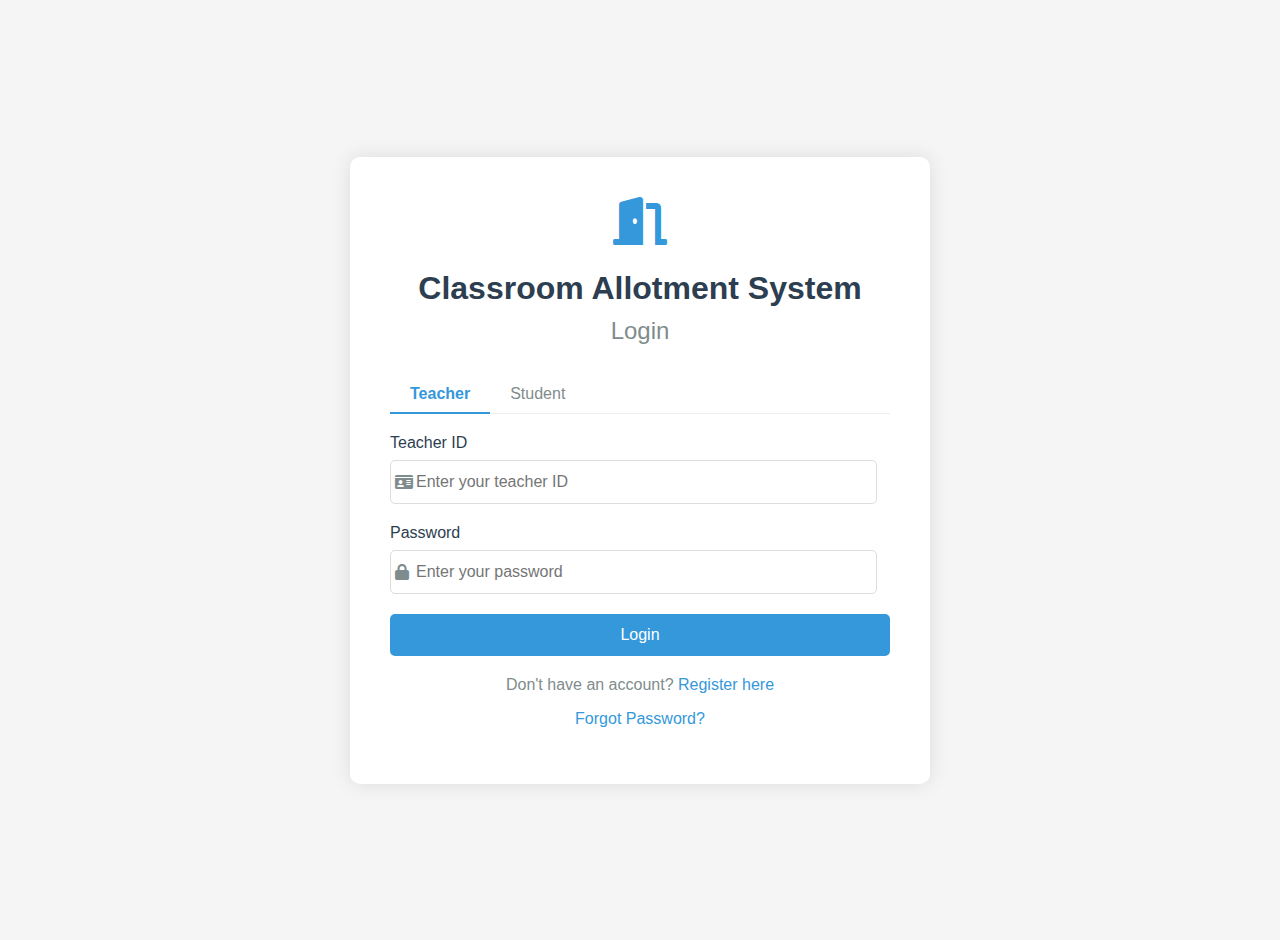
<file: .github/workflows/login/login.html>
<!DOCTYPE html>
<html lang="en">
<head>
    <meta charset="UTF-8" />
    <meta name="viewport" content="width=device-width, initial-scale=1" />
    <title>Login - Classroom Allotment System</title>
    <link
      rel="stylesheet"
      href="https://cdnjs.cloudflare.com/ajax/libs/font-awesome/6.0.0/css/all.min.css"
    />
    <link rel="stylesheet" href="../student/css/styles.css" />
</head>
<body>
    <div class="auth-container">
        <div class="auth-card">
            <div class="auth-header">
                <i class="fas fa-door-open"></i>
                <h1>Classroom Allotment System</h1>
                <h2>Login</h2>
            </div>

            <div class="tabs">
                <button class="tab-btn active" data-tab="teacher">Teacher</button>
                <button class="tab-btn" data-tab="student">Student</button>
            </div>

            <div
              id="loginError"
              style="color: red; text-align: center; margin: 10px 0; display: none;"
            ></div>

            <div class="tab-content" id="teacher-login">
                <form id="teacherLoginForm">
                    <div class="form-group">
                        <label for="teacherId">Teacher ID</label>
                        <div class="input-with-icon">
                            <i class="fas fa-id-card"></i>
                            <input
                              type="text"
                              id="teacherId"
                              placeholder="Enter your teacher ID"
                              required
                            />
                        </div>
                    </div>
                    <div class="form-group">
                        <label for="teacherPassword">Password</label>
                        <div class="input-with-icon">
                            <i class="fas fa-lock"></i>
                            <input
                              type="password"
                              id="teacherPassword"
                              placeholder="Enter your password"
                              required
                            />
                        </div>
                    </div>
                    <button type="submit" class="auth-btn">Login</button>
                </form>
            </div>

            <div class="tab-content" id="student-login" style="display: none;">
                <form id="studentLoginForm">
                    <div class="form-group">
                        <label for="studentEmail">Email</label>
                        <div class="input-with-icon">
                            <i class="fas fa-envelope"></i>
                            <input
                              type="email"
                              id="studentEmail"
                              placeholder="Enter your email"
                              required
                            />
                        </div>
                    </div>
                    <div class="form-group">
                        <label for="studentPassword">Password</label>
                        <div class="input-with-icon">
                            <i class="fas fa-lock"></i>
                            <input
                              type="password"
                              id="studentPassword"
                              placeholder="Enter your password"
                              required
                            />
                        </div>
                    </div>
                    <button type="submit" class="auth-btn">Login</button>
                </form>
            </div>

            <div class="auth-footer">
                <p>
                    Don't have an account?
                    <a href="register.html">Register here</a>
                </p>
                <p><a href="forgot-password.html">Forgot Password?</a></p>
            </div>
        </div>
    </div>

    <script>
        // New code to handle tab switching
        const tabButtons = document.querySelectorAll(".tab-btn");
        const teacherLogin = document.getElementById("teacher-login");
        const studentLogin = document.getElementById("student-login");

        tabButtons.forEach(button => {
            button.addEventListener("click", () => {
                // Remove active class from all buttons
                tabButtons.forEach(btn => btn.classList.remove("active"));
                // Add active class to clicked button
                button.classList.add("active");

                // Show/hide login forms based on data-tab attribute
                if (button.getAttribute("data-tab") === "teacher") {
                    teacherLogin.style.display = "block";
                    studentLogin.style.display = "none";
                } else if (button.getAttribute("data-tab") === "student") {
                    teacherLogin.style.display = "none";
                    studentLogin.style.display = "block";
                }
                // Clear any login error message on tab switch
                document.getElementById("loginError").style.display = "none";
            });
        });
    </script>
    <script>
        // Handle teacher login form submission
        const teacherLoginForm = document.getElementById('teacherLoginForm');
        const studentLoginForm = document.getElementById('studentLoginForm');
        const loginErrorDiv = document.getElementById('loginError');

        teacherLoginForm.addEventListener('submit', async (e) => {
            e.preventDefault();
            loginErrorDiv.style.display = 'none';

            const teacherId = document.getElementById('teacherId').value.trim();
            const password = document.getElementById('teacherPassword').value;

            try {
                const response = await fetch('http://localhost:5000/login', {
                    method: 'POST',
                    headers: {
                        'Content-Type': 'application/json'
                    },
                    body: JSON.stringify({
                        emailOrUserId: teacherId,
                        password: password
                    })
                });

                const data = await response.json();

                if (response.ok) {
                    if (data.userType === 'teacher') {
                        // Redirect to teacher dashboard or homepage
                        window.location.href = '/teacher/dashboardt.html';
                    } else {
                        loginErrorDiv.textContent = 'User type mismatch.';
                        loginErrorDiv.style.display = 'block';
                    }
                } else {
                    loginErrorDiv.textContent = data.error || 'Login failed';
                    loginErrorDiv.style.display = 'block';
                }
            } catch (error) {
                loginErrorDiv.textContent = 'Error connecting to server.';
                loginErrorDiv.style.display = 'block';
            }
        });

        // Handle student login form submission
        studentLoginForm.addEventListener('submit', async (e) => {
            e.preventDefault();
            loginErrorDiv.style.display = 'none';

            const studentEmail = document.getElementById('studentEmail').value.trim();
            const password = document.getElementById('studentPassword').value;

            try {
                const response = await fetch('http://localhost:5000/login', {
                    method: 'POST',
                    headers: {
                        'Content-Type': 'application/json'
                    },
                    body: JSON.stringify({
                        emailOrUserId: studentEmail,
                        password: password
                    })
                });

                const data = await response.json();

                if (response.ok) {
                    if (data.userType === 'student') {
                        // Redirect to student dashboard or homepage
                        window.location.href = '/student/dashboards.html';
                    } else {
                        loginErrorDiv.textContent = 'User type mismatch.';
                        loginErrorDiv.style.display = 'block';
                    }
                } else {
                    loginErrorDiv.textContent = data.error || 'Login failed';
                    loginErrorDiv.style.display = 'block';
                }
            } catch (error) {
                loginErrorDiv.textContent = 'Error connecting to server.';
                loginErrorDiv.style.display = 'block';
            }
        });
    </script>
   </body>
</html>
</file>
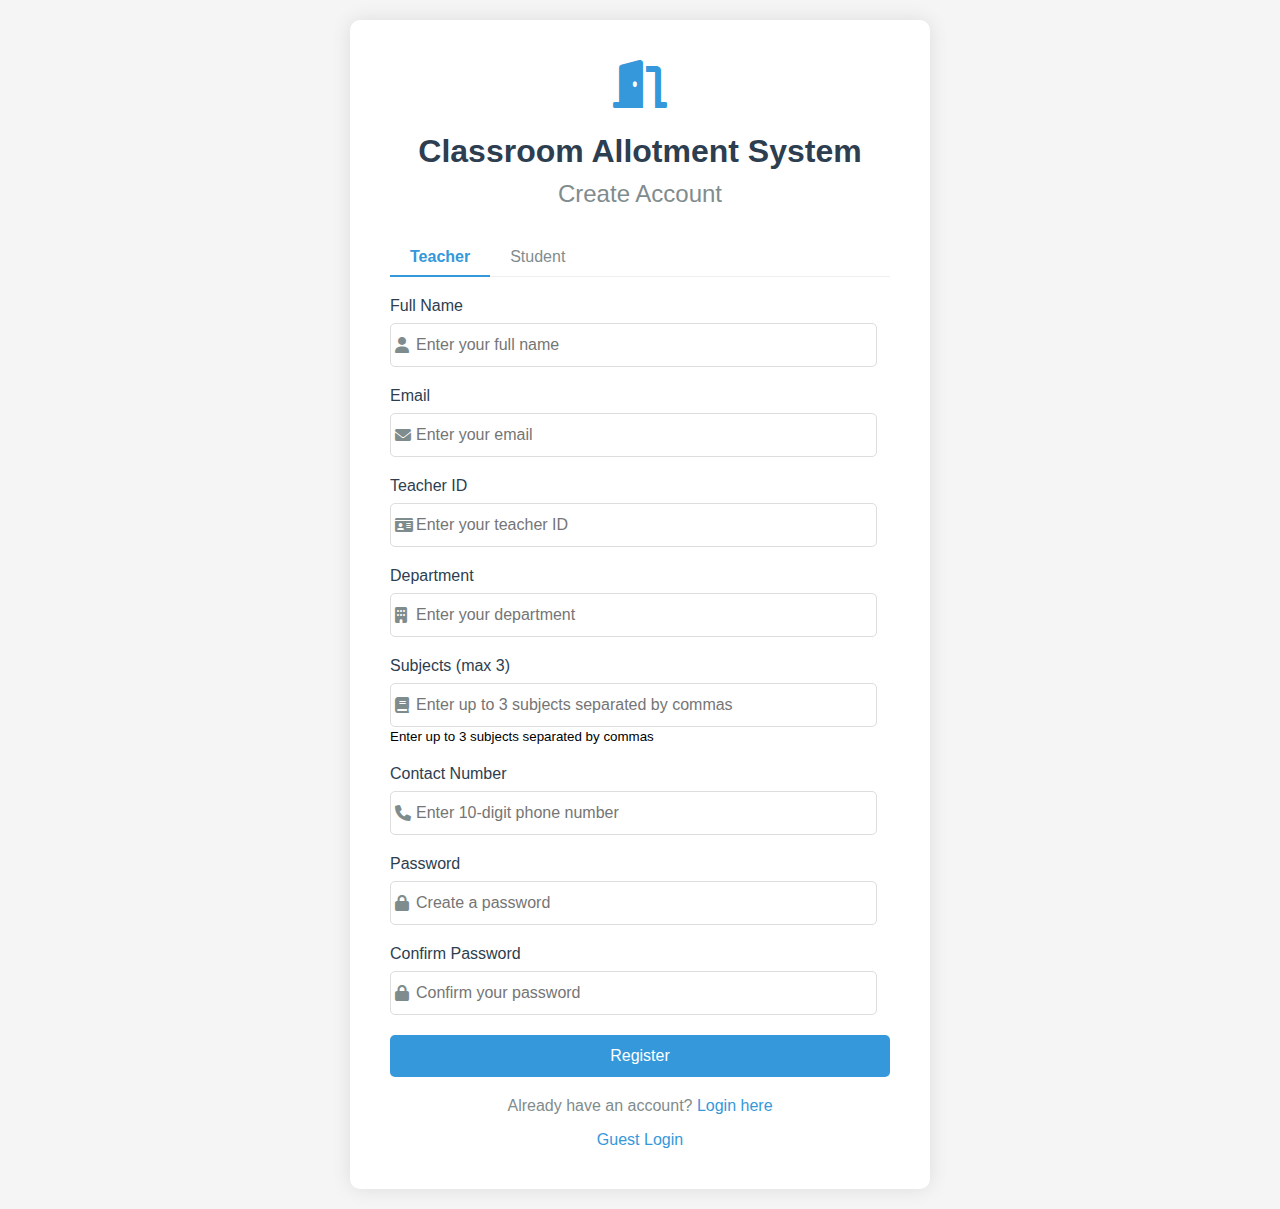
<file: .github/workflows/login/register.html>
<!DOCTYPE html>
<html lang="en">
<head>
  <meta charset="UTF-8" />
  <meta name="viewport" content="width=device-width, initial-scale=1.0"/>
  <title>Register - Room Allotment System</title>
  <link rel="stylesheet" href="https://cdnjs.cloudflare.com/ajax/libs/font-awesome/6.0.0/css/all.min.css"/>
  <link rel="stylesheet" href="../student/css/styles.css"/>
</head>
<body>
  <div class="auth-container">
    <div class="auth-card">
      <div class="auth-header">
        <i class="fas fa-door-open"></i>
        <h1>Classroom Allotment System</h1>
        <h2>Create Account</h2>
      </div>

      <div class="tabs">
        <button class="tab-btn active" data-tab="teacher">Teacher</button>
        <button class="tab-btn" data-tab="student">Student</button>
      </div>

      <!-- Teacher Form -->
      <div class="tab-content" id="teacher-register">
        <form id="teacherRegisterForm">
          <div class="form-group">
            <label for="teacherName">Full Name</label>
            <div class="input-with-icon">
              <i class="fas fa-user"></i>
              <input type="text" id="teacherName" placeholder="Enter your full name" required/>
            </div>
          </div>

          <div class="form-group">
            <label for="teacherEmail">Email</label>
            <div class="input-with-icon">
              <i class="fas fa-envelope"></i>
              <input type="email" id="teacherEmail" placeholder="Enter your email" required/>
            </div>
          </div>

          <div class="form-group">
            <label for="teacherId">Teacher ID</label>
            <div class="input-with-icon">
              <i class="fas fa-id-card"></i>
              <input type="text" id="teacherId" placeholder="Enter your teacher ID" required/>
            </div>
          </div>

          <div class="form-group">
            <label for="teacherDepartment">Department</label>
            <div class="input-with-icon">
              <i class="fas fa-building"></i>
              <input type="text" id="teacherDepartment" placeholder="Enter your department" required/>
            </div>
          </div>

          <div class="form-group">
            <label for="teacherSubjects">Subjects (max 3)</label>
            <div class="input-with-icon">
              <i class="fas fa-book"></i>
              <input type="text" id="teacherSubjects" placeholder="Enter up to 3 subjects separated by commas" required/>
            </div>
            <small>Enter up to 3 subjects separated by commas</small>
          </div>

          <div class="form-group">
            <label for="teacherContact">Contact Number</label>
            <div class="input-with-icon">
              <i class="fas fa-phone"></i>
              <input type="tel" id="teacherContact" placeholder="Enter 10-digit phone number" required pattern="[0-9]{10}" title="Please enter a 10-digit phone number"/>
            </div>
          </div>

          <div class="form-group">
            <label for="teacherPassword">Password</label>
            <div class="input-with-icon">
              <i class="fas fa-lock"></i>
              <input type="password" id="teacherPassword" placeholder="Create a password" required/>
            </div>
          </div>

          <div class="form-group">
            <label for="teacherConfirmPassword">Confirm Password</label>
            <div class="input-with-icon">
              <i class="fas fa-lock"></i>
              <input type="password" id="teacherConfirmPassword" placeholder="Confirm your password" required/>
            </div>
          </div>

          <button type="submit" class="auth-btn">Register</button>
        </form>
      </div>

      <!-- Student Form -->
      <div class="tab-content" id="student-register" style="display:none">
        <form id="studentRegisterForm">
          <div class="form-group">
            <label for="studentName">Full Name</label>
            <div class="input-with-icon">
              <i class="fas fa-user"></i>
              <input type="text" id="studentName" placeholder="Enter your full name" required/>
            </div>
          </div>

          <div class="form-group">
            <label for="studentEmail">Email</label>
            <div class="input-with-icon">
              <i class="fas fa-envelope"></i>
              <input type="email" id="studentEmail" placeholder="Enter your email" required/>
            </div>
          </div>

          <div class="form-group">
            <label for="studentId">Student ID</label>
            <div class="input-with-icon">
              <i class="fas fa-id-card"></i>
              <input type="text" id="studentId" placeholder="Enter your student ID" required/>
            </div>
          </div>

          <div class="form-group">
            <label for="studentCourse">Course</label>
            <div class="input-with-icon">
              <i class="fas fa-graduation-cap"></i>
              <input type="text" id="studentCourse" placeholder="Enter your course" required/>
            </div>
          </div>

          <div class="form-group">
            <label for="studentPassword">Password</label>
            <div class="input-with-icon">
              <i class="fas fa-lock"></i>
              <input type="password" id="studentPassword" placeholder="Create a password" required/>
            </div>
          </div>

          <div class="form-group">
            <label for="studentConfirmPassword">Confirm Password</label>
            <div class="input-with-icon">
              <i class="fas fa-lock"></i>
              <input type="password" id="studentConfirmPassword" placeholder="Confirm your password" required/>
            </div>
          </div>

          <button type="submit" class="auth-btn">Register</button>
        </form>
      </div>

      <div class="auth-footer">
        <p>Already have an account? <a href="login.html">Login here</a></p>
        <a href="../student/dashboards.html">Guest Login</a>
      </div>
    </div>
  </div>

  <script>
    document.addEventListener('DOMContentLoaded', () => {
      const tabButtons = document.querySelectorAll('.tab-btn');
      const teacherTab = document.getElementById('teacher-register');
      const studentTab = document.getElementById('student-register');

      tabButtons.forEach(button => {
        button.addEventListener('click', () => {
          tabButtons.forEach(btn => btn.classList.remove('active'));
          button.classList.add('active');

          if (button.dataset.tab === 'teacher') {
            teacherTab.style.display = 'block';
            studentTab.style.display = 'none';
          } else {
            teacherTab.style.display = 'none';
            studentTab.style.display = 'block';
          }
        });
      });
    });
    
    document.addEventListener('DOMContentLoaded', () => {
      const tabButtons = document.querySelectorAll('.tab-btn');
      const teacherTab = document.getElementById('teacher-register');
      const studentTab = document.getElementById('student-register');

      tabButtons.forEach(button => {
        button.addEventListener('click', () => {
          tabButtons.forEach(btn => btn.classList.remove('active'));
          button.classList.add('active');

          if (button.dataset.tab === 'teacher') {
            teacherTab.style.display = 'block';
            studentTab.style.display = 'none';
          } else {
            teacherTab.style.display = 'none';
            studentTab.style.display = 'block';
          }
        });
      });

      // Handle teacher registration form submission
      const teacherRegisterForm = document.getElementById('teacherRegisterForm');
      const studentRegisterForm = document.getElementById('studentRegisterForm');

      teacherRegisterForm.addEventListener('submit', async (e) => {
        e.preventDefault();

        const fullName = document.getElementById('teacherName').value.trim();
        const email = document.getElementById('teacherEmail').value.trim();
        const userId = document.getElementById('teacherId').value.trim();
        const department = document.getElementById('teacherDepartment').value.trim();
        const subjectsInput = document.getElementById('teacherSubjects').value.trim();
        const contactNumber = document.getElementById('teacherContact').value.trim();
        const password = document.getElementById('teacherPassword').value;
        const confirmPassword = document.getElementById('teacherConfirmPassword').value;

        const loginErrorDiv = document.getElementById('registerError');
        if (loginErrorDiv) {
          loginErrorDiv.remove();
        }

        if (password !== confirmPassword) {
          showRegisterError('Passwords do not match');
          return;
        }

        const subjects = subjectsInput.split(',').map(s => s.trim()).filter(s => s.length > 0);
        if (subjects.length > 3) {
          showRegisterError('You can enter up to 3 subjects only');
          return;
        }

        try {
          const response = await fetch('http://localhost:5000/register/teacher', {
            method: 'POST',
            headers: {
              'Content-Type': 'application/json'
            },
            body: JSON.stringify({
              teacherName: fullName,
              teacherEmail: email,
              teacherId: userId,
              teacherDepartment: department,
              teacherSubjects: subjects,
              teacherContact: contactNumber,
              password: password
            })
          });

          const data = await response.json();

          if (response.ok) {
            alert('Teacher registered successfully. Please login.');
            window.location.href = 'login.html';
          } else {
            showRegisterError(data.error || 'Registration failed');
          }
        } catch (error) {
          showRegisterError('Error connecting to server.');
        }
      });

      // Handle student registration form submission
      studentRegisterForm.addEventListener('submit', async (e) => {
        e.preventDefault();

        const fullName = document.getElementById('studentName').value.trim();
        const email = document.getElementById('studentEmail').value.trim();
        const userId = document.getElementById('studentId').value.trim();
        const course = document.getElementById('studentCourse').value.trim();
        const password = document.getElementById('studentPassword').value;
        const confirmPassword = document.getElementById('studentConfirmPassword').value;

        if (password !== confirmPassword) {
          showRegisterError('Passwords do not match');
          return;
        }

        try {
          const response = await fetch('http://localhost:5000/register/student', {
            method: 'POST',
            headers: {
              'Content-Type': 'application/json'
            },
            body: JSON.stringify({
              studentName: fullName,
              studentEmail: email,
              studentId: userId,
              studentCourse: course,
              password: password
            })
          });

          const data = await response.json();

          if (response.ok) {
            alert('Student registered successfully. Please login.');
            window.location.href = 'login.html';
          } else {
            showRegisterError(data.error || 'Registration failed');
          }
        } catch (error) {
          showRegisterError('Error connecting to server.');
        }
      });

      function showRegisterError(message) {
        let errorDiv = document.getElementById('registerError');
        if (!errorDiv) {
          errorDiv = document.createElement('div');
          errorDiv.id = 'registerError';
          errorDiv.style.color = 'red';
          errorDiv.style.textAlign = 'center';
          errorDiv.style.margin = '10px 0';
          const authCard = document.querySelector('.auth-card');
          authCard.insertBefore(errorDiv, authCard.firstChild);
        }
        errorDiv.textContent = message;
      }
    });
  </script>
</body>
</html>
</file>
<file: .github/workflows/student/css/styles.css>
/* ===== BASE STYLES ===== */
body {
    font-family: Arial, sans-serif;
    margin: 0;
    padding: 0;
    background-color: #f5f5f5;
}

/* ======Dark mode button============*/

#darkModeToggle{
    padding: 10px 10px;
    margin: 10px;
    cursor: pointer;
    border-radius: 50%;
    background-color: #141a21;
    color: white;
    border:none; 
}

body.dark-mode{
    background-color: #121212;
    
}

.container {
    max-width: 1200px;
    margin: 20px auto;
    background: white;
    padding: 20px;
    border-radius: 8px;
    box-shadow: 0 0 10px rgba(0,0,0,0.1);
}

h1 {
    text-align: center;
    color: #2c3e50;
    margin-bottom: 30px;
}

/* ===== NAVIGATION BAR ===== */
.navbar {
    background-color: #3498db;
    color: white;
    border-radius: 10px;
    padding: 15px 20px;
    display: flex;
    justify-content: space-between;
    align-items: center;
    box-shadow: 0 2px 5px rgba(0,0,0,0.1);
    flex-wrap: wrap;
}

.navbar i {
    font-size: 1.5rem;
    font-weight: bold;
    display: flex;
    align-items: center;
    margin-right: 10px;
}

.nav-profile {
    display: flex;
    align-items: center;
}


.logo {
    display: flex;
    font-size: 1.2rem;
    font-weight: bold;
    border: 5px solid #013151;
    background-color: black;
    border-radius: 50%;
    color: rgb(255, 255, 255);
    width: 200px;
    height: 50px;
    align-items: center;
    text-align: center;
}

.menu-icon {
    display: flex;
    unicode-bidi: isolate;
}

.nav-links {
    display: flex;
    gap: 20px;
    align-items: center;
    margin-top: 10px;

}

.nav-links a {
    color: white;
    text-decoration: none;
    display: flex;
    align-items: center;
    gap: 5px;
    border: 2px solid #ddd;
    padding: 5px;
    border-radius: 10px;
    background-color: black;
    transition: all 0.5s ease-out;
}

.nav-links a:hover{
    transform: scale(1.1);
    background-color: #2980b9;
    box-shadow: 0px 0px 2px 2px #3498db;
}


/* Enhanced Profile Logo Styles */
.profile-logo-container {
    position: relative;
    cursor: pointer;
    margin-left: 15px;
}

.profile-logo {
    width: 50px;
    height: 50px;
    border-radius: 50%;
    overflow: hidden;
    border: 3px solid #3498db;
    transition: all 0.3s ease;
    box-shadow: 0 2px 10px rgba(0,0,0,0.2);
    background: white;
    display: flex;
    align-items: center;
    justify-content: center;
}

.profile-logo:hover {
    transform: scale(1.1);
    border-color: #2ecc71;
    box-shadow: 0 4px 15px rgba(0,0,0,0.3);
}

.profile-logo img {
    width: 80%;
    height: 80%;
    object-fit: cover;
    border-radius: 50%;
}

/* Profile Dropdown Styles */
.profile-dropdown {
    position: absolute;
    right: 0;
    top: 100%;
    width: 280px;
    background: white;
    border-radius: 8px;
    box-shadow: 0 4px 20px rgba(0,0,0,0.15);
    padding: 20px;
    z-index: 100;
    display: none;
    color: #333;
}

.profile-header {
    display: flex;
    align-items: center;
    gap: 15px;
    margin-bottom: 15px;
}

.profile-avatar {
    width: 60px;
    height: 60px;
    border-radius: 50%;
    object-fit: cover;
    border: 3px solid #3498db;
}

.profile-info {
    margin-bottom: 20px;
}

.profile-info p {
    margin: 8px 0;
    font-size: 0.95rem;
}

.view-profile-btn {
    display: block;
    text-align: center;
    background: #3498db;
    color: white;
    padding: 10px;
    border-radius: 6px;
    text-decoration: none;
    font-weight: bold;
    transition: background 0.3s ease;
}

.view-profile-btn:hover {
    background: #2980b9;
}

#profileButton{
    border: 2px solid rgb(250, 247, 247);
    padding: 5px;
    margin-bottom: 5px;
    margin-top: 10px;
    width: 80px;
    text-align: center;
    align-content: center;
    border-radius: 20px;
    color: #fdfafa;
    font-size: 1.2rem;
    font-weight: 700;
    background-color: black;
}

/* Media Queries */
@media (max-width: 768px) {
    .navbar {
        flex-direction: column;
        padding: 10px;
    }

    .nav-links {
        flex-direction: column;
        gap: 10px;
        align-items: flex-start;
    }

    .logo {
        font-size: 1.5rem;
    }
}


.profile-logo-container{
    display: flex;
}

@media (max-width: 480px) {
    .navbar {
        padding: 5px;
       text-align: center;
    }

    .menu-icon{
        height: 50px;
        margin-bottom: 20px;   
    }

    .nav-links a {
        font-size: 0.9rem;
    }

    .profile-logo {
        width: 40px;
        height: 40px;
    }

    .profile-avatar {
        width: 50px;
        height: 50px;
    }

    .profile-logo-container{
        display: flex;
    }
}

@media (min-width: 787px) {
    
    .navbar{
        display: flex;
        flex-wrap: wrap;
    }
    
    #menuIcon {/* Hide the menu icon */
        visibility: hidden;
        gap: 10px;
        margin-bottom: 20ppx;
    }
}

 .resource-section {
            background: white;
            border-radius: 8px;
            padding: 20px;
            margin-bottom: 30px;
            box-shadow: 0 2px 10px rgba(0,0,0,0.1);
        }
        .resource-section h2 {
            margin-top: 0;
            color: #2c3e50;
            margin-bottom: 15px;
        }
        .pdf-list, .video-list {
            list-style: none;
            padding: 0;
        }
        .pdf-list li, .video-list li {
            margin-bottom: 10px;
        }
        .pdf-list a {
            text-decoration: none;
            color: #2980b9;
            font-weight: bold;
        }
        .pdf-list a:hover {
            text-decoration: underline;
        }
        .video-container {
            margin-bottom: 20px;
        }
        video {
            width: 100%;
            max-width: 560px;
            height: 315px;
            border-radius: 8px;
            box-shadow: 0 2px 8px rgba(0,0,0,0.2);
        }

/* ===== COURSE METERIAL STYLES ===== */
.resource-section {
    background: white;
    border-radius: 8px;
    padding: 20px;
    margin-bottom: 30px;
    box-shadow: 0 2px 10px rgba(0,0,0,0.1);
}
.resource-section h2 {
    margin-top: 0;
    color: #2c3e50;
    margin-bottom: 15px;
}
.pdf-list, .video-list {
    list-style: none;
    padding: 0;
}
.pdf-list li, .video-list li {
    margin-bottom: 10px;
}
.pdf-list a {
    text-decoration: none;
    color: #2980b9;
    font-weight: bold;
}
.pdf-list a:hover {
    text-decoration: underline;
}
.video-container {
    margin-bottom: 20px;
}
video {
    width: 100%;
    max-width: 560px;
    height: 315px;
    border-radius: 8px;
    box-shadow: 0 2px 8px rgba(0,0,0,0.2);
}


/* ===== TIMETABLE STYLES ===== */
.timetable-header {
    display: flex;
    justify-content: space-between;
    align-items: center;
    margin-bottom: 30px;
    padding-bottom: 15px;
    border-bottom: 2px solid #eee;
}

.view-controls {
    display: flex;
    gap: 15px;
    align-items: center;
}

.day-select {
    padding: 8px 15px;
    border: 1px solid #ddd;
    border-radius: 4px;
    font-size: 14px;
    background-color: white;
    cursor: pointer;
    transition: all 0.3s;
}

.day-select:focus {
    outline: none;
    border-color: #3498db;
    box-shadow: 0 0 0 2px rgba(52, 152, 219, 0.2);
}

.view-toggle-btn {
    background-color: #3498db;
    color: white;
    border: none;
    padding: 8px 16px;
    border-radius: 4px;
    cursor: pointer;
    font-size: 14px;
    transition: all 0.3s;
}

.view-toggle-btn:hover {
    background-color: #2980b9;
    transform: translateY(-1px);
}

#timetable-content {
    display: grid;
    gap: 20px;
}

.timetable-slot {
    background: white;
    border-radius: 8px;
    padding: 20px;
    box-shadow: 0 2px 10px rgba(0,0,0,0.05);
    transition: all 0.3s;
    border-left: 4px solid #3498db;
}

.timetable-slot:hover {
    transform: translateY(-2px);
    box-shadow: 0 5px 15px rgba(0,0,0,0.1);
}

.timetable-slot h3 {
    margin: 0 0 10px 0;
    color: #3498db;
    font-size: 1.1rem;
}

.timetable-slot p {
    margin: 5px 0;
    color: #555;
}

.timetable-slot strong {
    color: #2c3e50;
    font-weight: 600;
}

.day-header {
    background-color: #3498db;
    color: white;
    padding: 12px 20px;
    border-radius: 8px;
    margin-bottom: 20px;
    font-size: 1.2rem;
    text-align: center;
    box-shadow: 0 2px 5px rgba(0,0,0,0.1);
}

.empty-timetable {
    text-align: center;
    padding: 30px;
    color: #7f8c8d;
    background-color: #f9f9f9;
    border-radius: 8px;
    margin: 20px 0;
}

@media (max-width: 768px) {
    .timetable-header {
        flex-direction: column;
        gap: 15px;
        align-items: flex-start;
    }
    
    .view-controls {
        width: 100%;
        flex-direction: column;
        gap: 10px;
    }
    
    .day-select, .view-toggle-btn {
        width: 100%;
    }
}

/* =========== static timetable styles =========== */

.container {
    max-width: 900px;
    margin: 30px auto;
    font-family: Arial, sans-serif;
    color: #333;
}

h1 {
    text-align: center;
    color: #3498db;
    margin-bottom: 30px;
}

.stats-section {
    margin-bottom: 40px;
}

.stats-section h2 {
    color: #2980b9;
    margin-bottom: 20px;
    border-bottom: 2px solid #2980b9;
    padding-bottom: 5px;
}

.stats-grid {
    display: flex;
    gap: 20px;
    flex-wrap: wrap;
}

.stat-card {
    background-color: #ffffff;
    border: 1px solid #ccc;
    border-radius: 10px;
    padding: 20px;
    flex: 1 1 45%;
    box-shadow: 0 4px 8px rgba(0,0,0,0.1);
    box-sizing: border-box;
}

.stat-card h3 {
    margin-top: 0;
    color: #3498db;
    margin-bottom: 15px;
}

.stat-card p {
    margin: 8px 0;
    font-size: 1rem;
}

/* ===== HOME PAGE STYLES ===== */
.welcome-board {
    background-color: #3498db;
    color: white;
    padding: 30px;
    border-radius: 8px;
    margin-bottom: 30px;
    text-align: center;
}

.welcome-board h1 {
    margin-top: 0;
    font-size: 2.5rem;
}

.welcome-content {
    max-width: 800px;
    margin: 0 auto;
}

.quick-links{
    justify-content: space-evenly;
    display: flex;
    flex-wrap: wrap;
}

.quick-links a{
    border: 2px solid black;
    text-decoration: none;
    color: #ddd;
    padding: 15px;
    margin: 5px 10px;
    box-shadow: 5px 2px 10px black;
    border-radius: 30px;
    font-weight: 700;
    transition: all 0.5s ease;
}

.quick-links a:hover{
    transform: scale(1.1);
    background-color: #0475c0;
}

.teacher-features {
    display: flex;
    justify-content: center;
    gap: 20px;
    margin-top: 20px;
}

.feature-card{
    width: 300px;
    height: 150px;
    border: 1px solid black;
    box-shadow: 2px 5px 10px;
    padding: 12px 20px;
    border-radius: 10px;
    text-decoration: none;
    align-items: center;
    box-shadow: 2px solid black;
    gap: 8px;
    font-weight: bold;
    transition: all 0.3s;
}

.feature-card:hover {
    background-color: #f5f5f5;
    transform: translateY(-2px);
}

.gallery-section {
    margin-bottom: 40px;
}

.gallery-grid {
    display: grid;
    grid-template-columns: repeat(auto-fill, minmax(250px, 1fr));
    gap: 20px;
}

.gallery-item {
    border-radius: 8px;
    overflow: hidden;
    box-shadow: 0 2px 10px rgba(0,0,0,0.1);
}

.gallery-item img {
    width: 100%;
    height: 180px;
    object-fit: cover;
}

.gallery-caption {
    padding: 15px;
    background: white;
    text-align: center;
    font-weight: bold;
}

.events-section h2 {
    margin-bottom: 20px;
}

.events-list {
    display: grid;
    gap: 15px;
}

.event-card {
    display: flex;
    background: white;
    border-radius: 8px;
    overflow: hidden;
    box-shadow: 0 2px 10px rgba(0,0,0,0.1);
}

.event-date {
    background-color: #2c3e50;
    color: white;
    padding: 15px;
    min-width: 80px;
    text-align: center;
    display: flex;
    flex-direction: column;
    justify-content: center;
}

.event-date .day {
    font-size: 1.8rem;
    font-weight: bold;
    line-height: 1;
}

.event-date .month {
    font-size: 1rem;
    text-transform: uppercase;
}

.event-details {
    padding: 15px;
    flex: 1;
}

.event-details h3 {
    margin-top: 0;
    margin-bottom: 5px;
}

.event-details p {
    color: #666;
    margin-top: 0;
    margin-bottom: 10px;
}

.event-link {
    color: #3498db;
    text-decoration: none;
    font-weight: bold;
}

.event-link:hover {
    text-decoration: underline;
}

/* ===== GENRATED TIMETABLE STYLES ===== */

.timetable-container {
    background: white;
    border-radius: 8px;
    padding: 20px;
    box-shadow: 0 2px 10px rgba(0,0,0,0.1);
}
table {
    width: 100%;
    border-collapse: collapse;
}
th, td {
    border: 1px solid #ddd;
    padding: 10px;
    text-align: center;
}
th {
    background-color: #2980b9;
    color: white;
}

/* ===== AUTHENTICATION STYLES ===== */
.auth-container {
    display: flex;
    justify-content: center;
    align-items: center;
    min-height: 100vh;
    background-color: #f5f5f5;
    padding: 20px;
}

.auth-card {
    background: white;
    border-radius: 10px;
    box-shadow: 0 0 20px rgba(0,0,0,0.1);
    padding: 40px;
    width: 100%;
    max-width: 500px;
}

.auth-header {
    text-align: center;
    margin-bottom: 30px;
}

.auth-header i {
    font-size: 3rem;
    color: #3498db;
    margin-bottom: 15px;
}

.auth-header h1 {
    color: #2c3e50;
    margin: 10px 0;
}

.auth-header h2 {
    color: #7f8c8d;
    margin: 0;
    font-weight: normal;
}

.tabs {
    display: flex;
    margin-bottom: 20px;
    border-bottom: 1px solid #eee;
}

.tab-btn {
    background: none;
    border: none;
    padding: 10px 20px;
    cursor: pointer;
    font-size: 16px;
    color: #7f8c8d;
    position: relative;
}

.tab-btn.active {
    color: #3498db;
    font-weight: bold;
}

.tab-btn.active::after {
    content: '';
    position: absolute;
    bottom: -1px;
    left: 0;
    width: 100%;
    height: 2px;
    background-color: #3498db;
}

.form-group {
    margin-bottom: 20px;
}

.form-group label {
    display: block;
    margin-bottom: 8px;
    color: #2c3e50;
    font-weight: 500;
}

.input-with-icon {
    position: relative;
}

.input-with-icon i {
    position: absolute;
    left: 5px;
    top: 50%;
    transform: translateY(-50%);
    color: #7f8c8d;
}

.input-with-icon input {
    width: 90%;
    padding: 12px 10px 12px 25px;
    border: 1px solid #ddd;
    border-radius: 5px;
    font-size: 16px;
    transition: border-color 0.3s;
}

.input-with-icon input:focus {
    outline: none;
    border-color: #3498db;
}

.auth-btn {
    width: 100%;
    padding: 12px;
    background-color: #3498db;
    color: white;
    border: none;
    border-radius: 5px;
    font-size: 16px;
    cursor: pointer;
    transition: background-color 0.3s;
}

.auth-btn:hover {
    background-color: #2980b9;
}

.auth-footer {
    margin-top: 20px;
    text-align: center;
    color: #7f8c8d;
}

.auth-footer a {
    color: #3498db;
    text-decoration: none;
}

.auth-footer a:hover {
    text-decoration: underline;
}

/* ===== RESPONSIVE STYLES ===== */
@media (max-width: 768px) {
    .week-view .day-section {
        width: 100%;
        margin-right: 0;
    }
    
    .info-item {
        flex-basis: 100%;
    }
    
    .stats-grid {
        grid-template-columns: 1fr;
    }
}

.class-stats {
    background-color: #f0f8ff;
    padding: 30px;
    border-radius: 12px;
    box-shadow: 0 4px 15px rgba(52, 152, 219, 0.3);
    margin-bottom: 40px;
}
</file>
